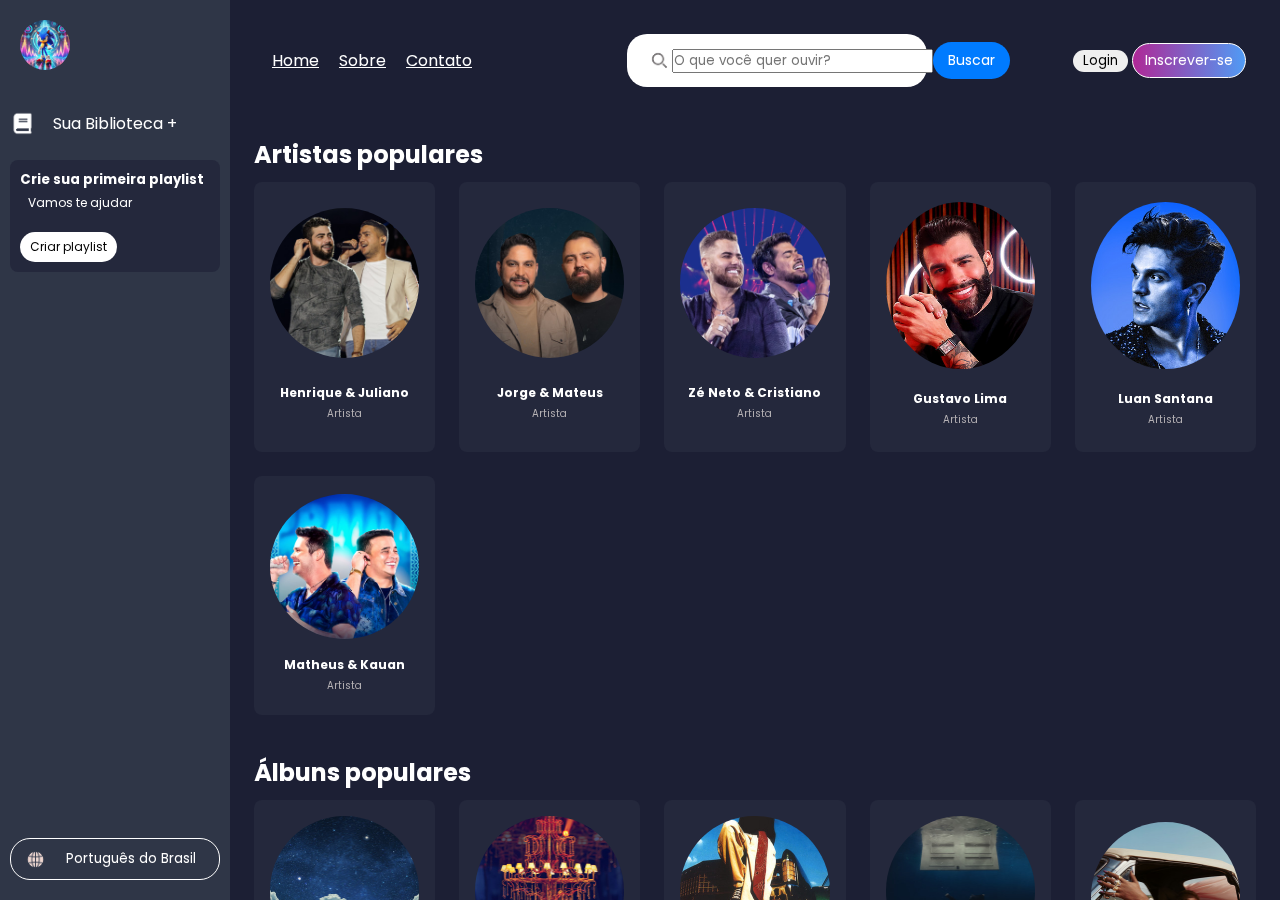
<file: index.html>
<!DOCTYPE html>
<html lang="pt-br">
<head>
    <meta charset="UTF-8">
    <meta name="viewport" content="width=device-width, initial-scale=1.0">
    <link rel="stylesheet" href="styles.css">
    <title>SonicWave - Music</title>
</head>
<body>
    <div class="container">
        <nav class="sidebar">
            <div class="logo">
                <img src="img/SonicWave.jpg.webp"></img>
            </div>
            <div class="library">
                <img src="img/Biblioteca.jpg">
                <p>Sua Biblioteca +</p>
            </div>
            <div class="playlist">
                <h5>Crie sua primeira playlist</h5>
                <p>Vamos te ajudar</p>
                <button>Criar playlist</button>
            </div>
            <button class="langButton">
                <img src="img/globo.jpg">
                <p>Português do Brasil</p>
            </button>
        </nav>
        <main>
            <!-- novo -->
            <header class="main-header">
                <nav class="menu">
                    <a href="index.html">Home</a>
                    <a href="about.html">Sobre</a>
                    <a href="contact.html">Contato</a>
                </nav>
                <nav class="search">
                    <img src="img/pesquisa.jpg">
                    <input id="search-input" placeholder="O que você quer ouvir?">
                    <button id="search-button">Buscar</button>
                </nav>
                <nav class="user-actions">
                    <button class="login-button" >Login</button>
                    <button class="signup-button">Inscrever-se</button>
                </nav> 
            </header> 
            <!-- novo -->   
            <section class="content">
                <h2>Artistas populares</h2>
                <div class="artists">
                    <!-- Inserir dados com JS-->
                </div>

                <h2>Álbuns populares</h2>
                <div class="albuns">
                    <!-- Inserir dados com JS-->
                </div>
            </section>
            <div class="footer">
                <nav>
                    <p>&copy; 2024 SonicWave. Todos os direitos reservados. <a href="#">Legal</a>
                        <a href="#">Politica de privacidade</a>
                        <a href="#">Cookies</a>
                        <a href="#">Anúncios</a>
                        <a href="#">Acessibilidade</a> </p>
                    
                </nav>
            </div>
        </main>
    </div>
    <!--<div class="banner">
        <div>
            <h2>Testar o Premium de graça</h2>
            <p>Inscreva-se para curtir músicas</p>
        </div>
        <button>Inscrever-se</button>
    </div>-->
</body>
<script src="./scripts.js"></script>
</html>
</file>
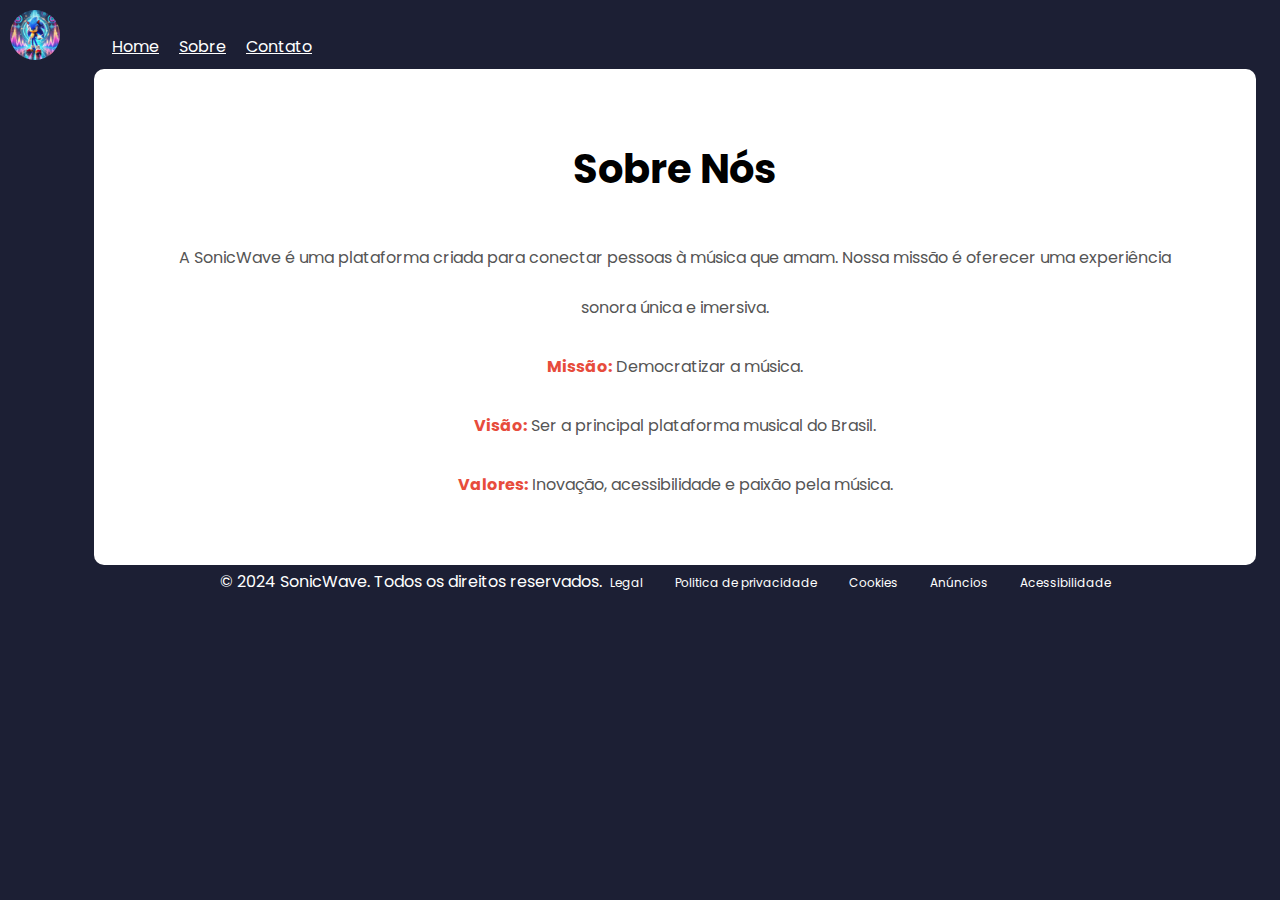
<file: About.html>
<!DOCTYPE html>
<html lang="pt-br">
<head>
    <meta charset="UTF-8">
    <meta name="viewport" content="width=device-width, initial-scale=1.0">
    <link rel="stylesheet" href="styles.css">
    <title>Sobre Nós - SonicWave</title>
</head>
<body>
    <div class="container">
        <div class="logo">
            <img src="img/SonicWave.jpg.webp"></img>
        </div>
        <main>
            <header class="main-header">
                <nav class="menu">
                    <a href="index.html">Home</a>
                    <a href="about.html">Sobre</a>
                    <a href="contact.html">Contato</a>
                </nav> 
            </header> 
            <section class="about">
                <h1>Sobre Nós</h1>
                <p>A SonicWave é uma plataforma criada para conectar pessoas à música que amam. Nossa missão é oferecer uma experiência sonora única e imersiva.</p>
                <p><strong>Missão:</strong> Democratizar a música.</p>
                <p><strong>Visão:</strong> Ser a principal plataforma musical do Brasil.</p>
                <p><strong>Valores:</strong> Inovação, acessibilidade e paixão pela música.</p>
            </section>
            <div class="footer">
                <nav>
                    <p>&copy; 2024 SonicWave. Todos os direitos reservados.<a href="#">Legal</a>
                        <a href="#">Politica de privacidade</a>
                        <a href="#">Cookies</a>
                        <a href="#">Anúncios</a>
                        <a href="#">Acessibilidade</a>
                    </p>
                </nav>
            </div>
        </main>
    </div>
</body>
<script src="./scripts.js"></script>
</html>
</file>
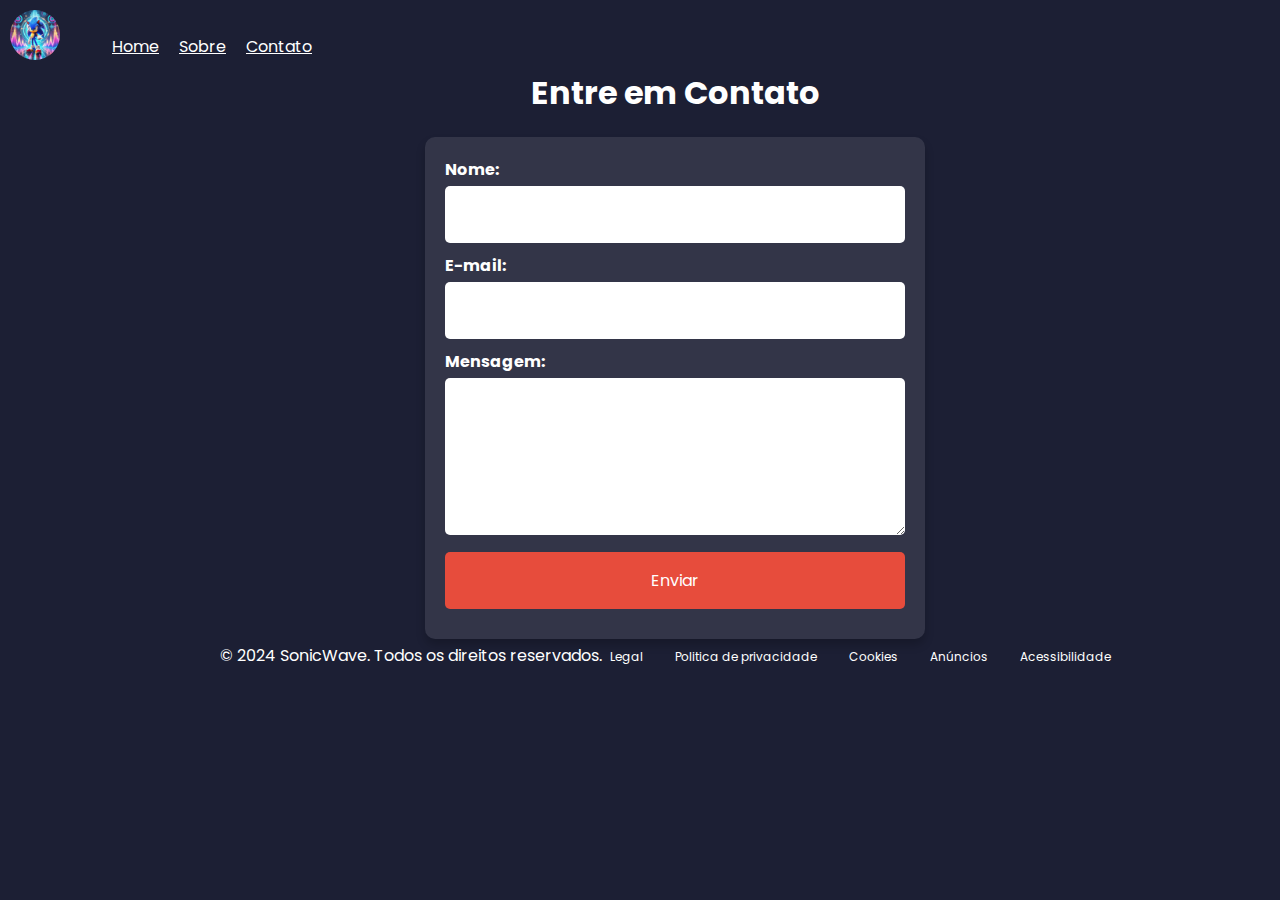
<file: contact.html>
<!DOCTYPE html>
<html lang="pt-br">
<head>
    <meta charset="UTF-8">
    <meta name="viewport" content="width=device-width, initial-scale=1.0">
    <link rel="stylesheet" href="styles.css">
    <title>Contato - SonicWave</title>
</head>
<body>
    <div class="container">
        <div class="logo">
            <img src="img/SonicWave.jpg.webp"></img>
        </div>
        <main>
            <header class="main-header">
                <nav class="menu">
                    <a href="index.html">Home</a>
                    <a href="about.html">Sobre</a>
                    <a href="contact.html">Contato</a>
                </nav> 
            </header> 
            <h1>Entre em Contato</h1>
            <form id="contact">
                <label for="name">Nome:</label>
                <input type="text" id="name" name="name" required>

                <label for="email">E-mail:</label>
                <input type="email" id="email" name="email" required>

                <label for="message">Mensagem:</label>
                <textarea id="message" name="message" rows="5" required></textarea>

                <button type="submit">Enviar</button>
            </form>
            <div class="footer">
                <nav>
                    <p>&copy; 2024 SonicWave. Todos os direitos reservados.<a href="#">Legal</a>
                        <a href="#">Politica de privacidade</a>
                        <a href="#">Cookies</a>
                        <a href="#">Anúncios</a>
                        <a href="#">Acessibilidade</a>
                    </p>
                </nav>
            </div>
        </main>
        <footer></footer>
    </div>
    <script src="./scripts.js"></script>
</body>
</html>
</file>
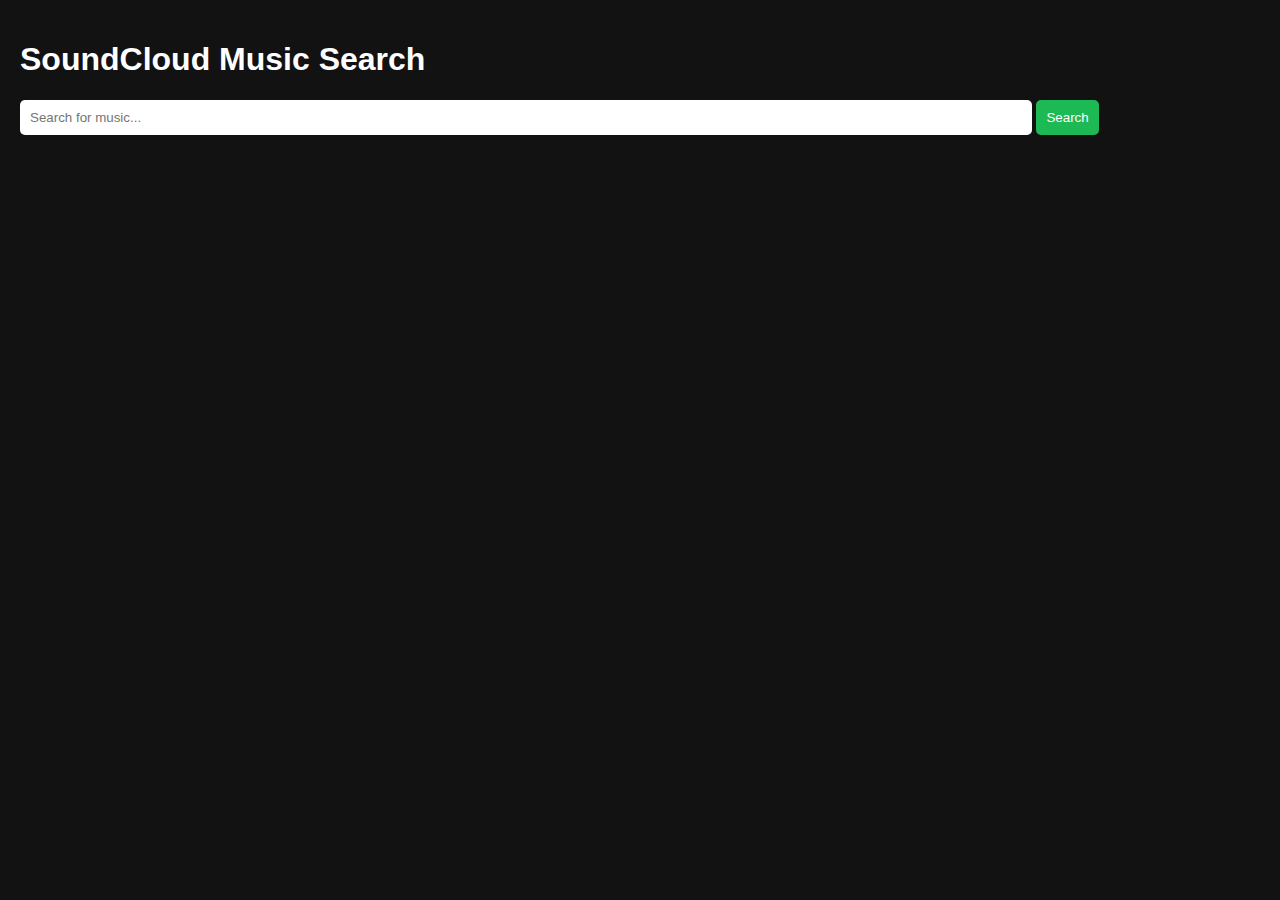
<file: interface.html>
<!DOCTYPE html>
<html lang="en">
<head>
    <meta charset="UTF-8">
    <meta name="viewport" content="width=device-width, initial-scale=1.0">
    <title>SoundCloud Music Search</title>
    <style>
        body {
            font-family: Arial, sans-serif;
            background-color: #121212;
            color: white;
            margin: 0;
            padding: 0;
        }
        .container {
            padding: 20px;
        }
        .search-bar {
            margin-bottom: 20px;
        }
        .search-bar input {
            width: 80%;
            padding: 10px;
            border: none;
            border-radius: 5px;
        }
        .search-bar button {
            padding: 10px;
            border: none;
            border-radius: 5px;
            background-color: #1DB954;
            color: white;
            cursor: pointer;
        }
        .results {
            display: flex;
            flex-wrap: wrap;
        }
        .track {
            background-color: #282828;
            margin: 10px;
            padding: 10px;
            border-radius: 5px;
            width: calc(33% - 20px);
        }
        .track img {
            width: 100%;
            border-radius: 5px;
        }
    </style>
</head>
<body>
    <div class="container">
        <h1>SoundCloud Music Search</h1>
        <div class="search-bar">
            <input type="text" id="searchInput" placeholder="Search for music...">
            <button onclick="searchMusic()">Search</button>
        </div>
        <div class="results" id="results"></div>
    </div>

    <script>
        const clientId = 'xtb6CHOQnUcsH4aEddnf6SILQCBnQeAg';

        function searchMusic() {
            const query = document.getElementById('searchInput').value;
            fetch(`https://api.soundcloud.com/tracks?client_id=${clientId}&q=${query}`)
                .then(response => {
                    if (!response.ok) {
                        throw new Error('Network response was not ok ' + response.statusText);
                    }
                    return response.json();
                })
                .then(data => {
                    const resultsDiv = document.getElementById('results');
                    resultsDiv.innerHTML = '';
                    data.forEach(track => {
                        const trackDiv = document.createElement('div');
                        trackDiv.className = 'track';
                        trackDiv.innerHTML = `
                            <img src="${track.artwork_url || 'default.jpg'}" alt="${track.title}">
                            <h3>${track.title}</h3>
                            <p>${track.user.username}</p>
                            <audio controls>
                                <source src="${track.stream_url}?client_id=${clientId}" type="audio/mpeg">
                                Your browser does not support the audio element.
                            </audio>
                        `;
                        resultsDiv.appendChild(trackDiv);
                    });
                })
                .catch(error => {
                    console.error('Error:', error);
                    alert('An error occurred: ' + error.message);
                });
        }
    </script>
</body>
</html>
</file>
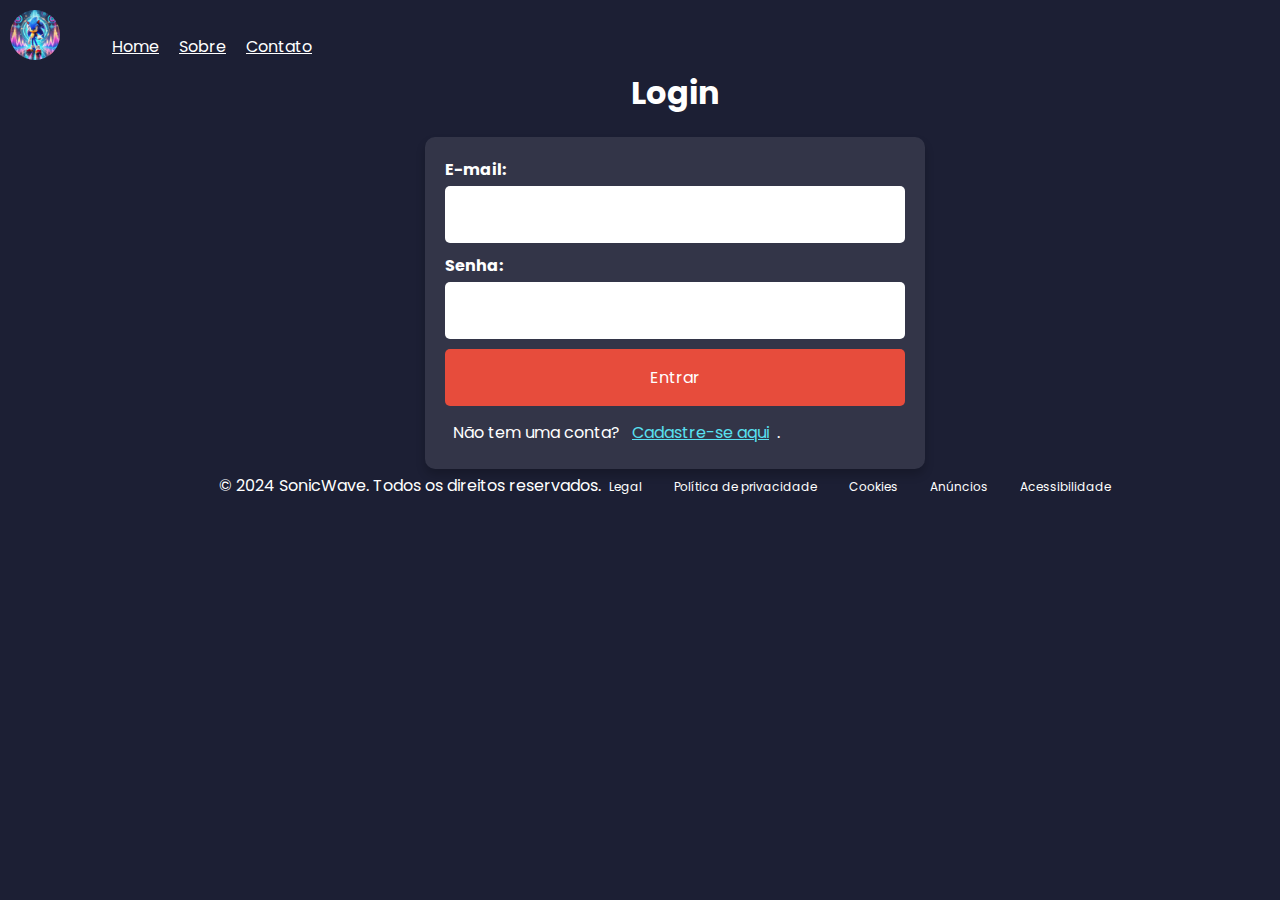
<file: login.html>
<!DOCTYPE html>
<html lang="pt-br">
<head>
    <meta charset="UTF-8">
    <meta name="viewport" content="width=device-width, initial-scale=1.0">
    <link rel="stylesheet" href="styles.css">
    <title>Login - SonicWave</title>
</head>
<body>
    <div class="container">
        <div class="logo">
            <img src="img/SonicWave.jpg.webp" alt="SonicWave Logo">
        </div>
        <main>
            <header class="main-header">
                <nav class="menu">
                    <a href="index.html">Home</a>
                    <a href="about.html">Sobre</a>
                    <a href="contact.html">Contato</a>
                </nav>
            </header>
            <h1>Login</h1>
            <form id="loginForm">
                <label for="email">E-mail:</label>
                <input type="email" id="email" name="email" required>

                <label for="password">Senha:</label>
                <input type="password" id="password" name="password" required>

                <button type="submit">Entrar</button>
                <p>Não tem uma conta? <a href="signup.html">Cadastre-se aqui</a>.</p>
            </form>
            <div class="footer">
                <nav>
                    <p>&copy; 2024 SonicWave. Todos os direitos reservados.<a href="#">Legal</a>
                        <a href="#">Política de privacidade</a>
                        <a href="#">Cookies</a>
                        <a href="#">Anúncios</a>
                        <a href="#">Acessibilidade</a>
                    </p>
                </nav>
            </div>
        </main>
    </div>
</body>
<script src="./scripts.js"></script>
</html>
</file>
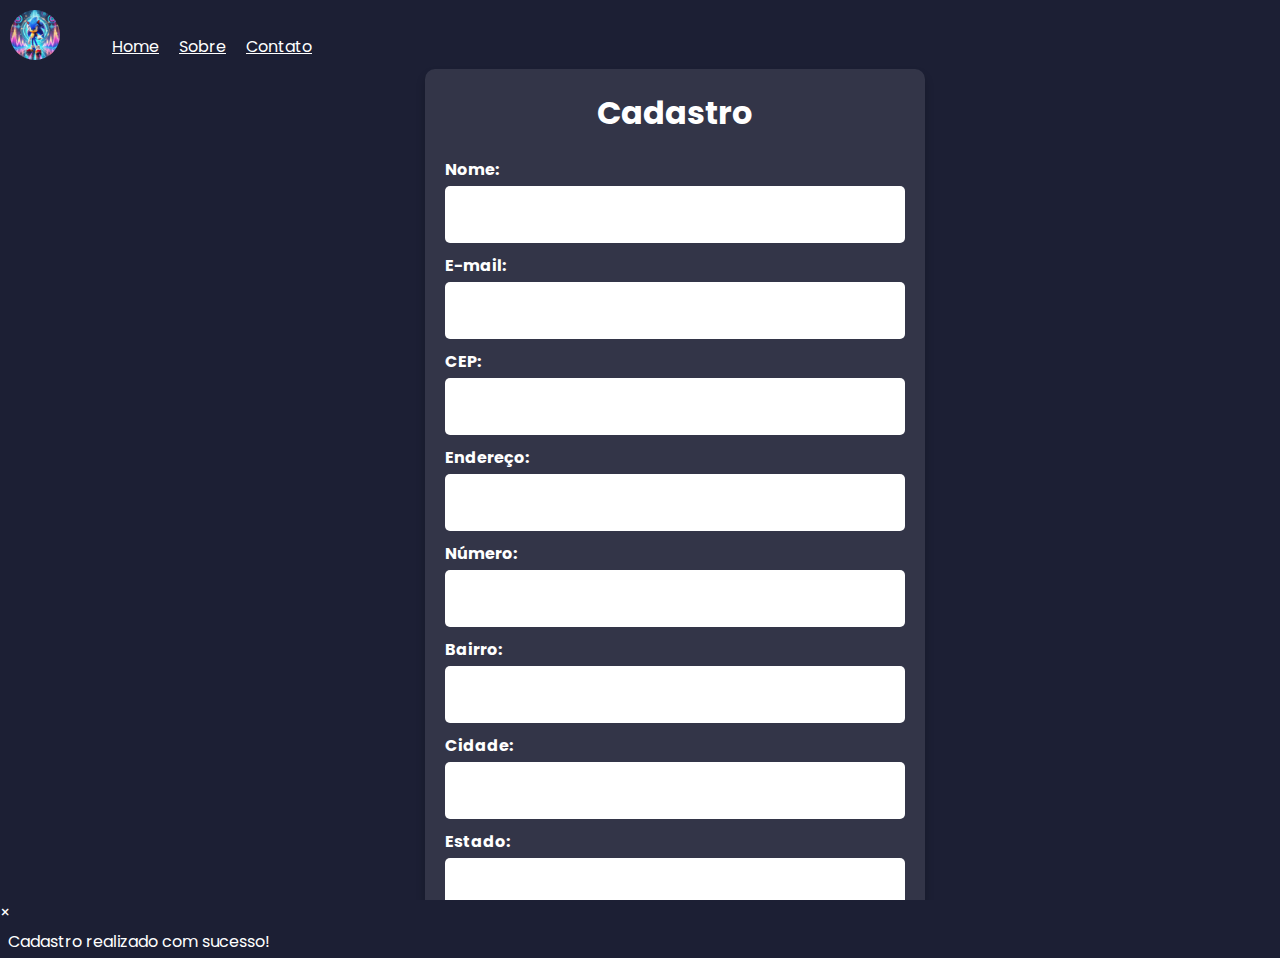
<file: signup.html>
<!DOCTYPE html>
<html lang="pt-br">
<head>
    <meta charset="UTF-8">
    <meta name="viewport" content="width=device-width, initial-scale=1.0">
    <link rel="stylesheet" href="styles.css">
    <title>Cadastro - SonicWave</title>
</head>
<body>
    <div class="container">
        <div class="logo">
            <img src="img/SonicWave.jpg.webp" alt="SonicWave Logo">
        </div>
        <main>
            <header class="main-header">
                 <nav class="menu">
                    <a href="index.html">Home</a>
                    <a href="about.html">Sobre</a>
                     <a href="contact.html">Contato</a>
                </nav> 
            </header> 
            <form id="signup">
                <h1>Cadastro</h1>
                <label for="name">Nome:</label>
                <input type="text" id="name" name="name" required>

                <label for="email">E-mail:</label>
                <input type="email" id="email" name="email" required>

                <label for="cep">CEP:</label>
                <input type="text" id="cep" name="cep" maxlength="8" required>

                <div id="error-message" style="color: red;"></div>

                <label for="address">Endereço:</label>
                <input type="text" id="address" name="address" readonly>

                <label for="number">Número:</label>
                <input type="text" id="number" name="number" required>

                <label for="neighborhood">Bairro:</label>
                <input type="text" id="neighborhood" name="neighborhood" readonly>

                <label for="city">Cidade:</label>
                <input type="text" id="city" name="city" readonly>

                <label for="state">Estado:</label>
                <input type="text" id="state" name="state" readonly>

                <label for="password">Senha:</label>
                <input type="password" id="password" name="password" required>

                <button type="submit" name="submit">Cadastrar</button>

            </form>
        </main>
          
    </div>

    <div id="successModal" class="modal">
        <div class="modal-content">
            <span class="close-button" id="closeModal">&times;</span>
            <p>Cadastro realizado com sucesso!</p>
        </div>
    </div>

    <script>
        const cepInput = document.querySelector('#cep');
        const addressInput = document.querySelector('#address');
        const neighborhoodInput = document.querySelector('#neighborhood');
        const cityInput = document.querySelector('#city');
        const stateInput = document.querySelector('#state');
        const errorMessage = document.querySelector('#error-message');
        const signupForm = document.querySelector('#signup');

        // Permitir apenas números no campo CEP
        cepInput.addEventListener('keypress', (e) => {
            const onlyNumbers = /[0-9]/;
            const key = String.fromCharCode(e.keyCode);

            if (!onlyNumbers.test(key)) {
                e.preventDefault();
            }
        });

        // Evento para buscar o endereço ao digitar 8 dígitos no CEP
        cepInput.addEventListener('keyup', (e) => {
            const inputValue = e.target.value.replace(/\D/g, ''); // Remover caracteres não numéricos

            if (inputValue.length === 8) {
                getAddress(inputValue);
            }
        });

        // Função para buscar endereço na API ViaCEP
        const getAddress = async (cep) => {
            try {
                const apiUrl = `https://viacep.com.br/ws/${cep}/json/`;
                const response = await fetch(apiUrl);
                const data = await response.json();

                if (data.erro) {
                    showErrorMessage('CEP inválido, tente novamente.');
                    clearAddressFields();
                    return;
                }

                // Preencher os campos com os dados retornados
                addressInput.value = data.logradouro || '';
                neighborhoodInput.value = data.bairro || '';
                cityInput.value = data.localidade || '';
                stateInput.value = data.uf || '';
                errorMessage.textContent = ''; // Limpar mensagens de erro anteriores
            } catch (error) {
                showErrorMessage('Erro ao buscar informações do CEP.');
                clearAddressFields();
            }
        };

        // Função para mostrar mensagem de erro
        const showErrorMessage = (msg) => {
            errorMessage.textContent = msg;
        };

        // Função para limpar os campos de endereço
        const clearAddressFields = () => {
            addressInput.value = '';
            neighborhoodInput.value = '';
            cityInput.value = '';
            stateInput.value = '';
        };

        // Evento de envio do formulário de cadastro
        signupForm.addEventListener('submit', (e) => {
        if (cepInput.value.length !== 8) {
        e.preventDefault();
        showErrorMessage('CEP inválido, preencha corretamente.');
    } else {
        // Permitir o envio do formulário
        errorMessage.textContent = '';
    }
});

    </script>
</body>
</html>
</file>
<file: styles.css>
/*<!-- home -->*/
@import url('https://fonts.googleapis.com/css2?family=Poppins:ital,wght@0,100;0,200;0,300;0,400;0,500;0,600;0,700;0,800;0,900;1,100;1,200;1,300;1,400;1,500;1,600;1,700;1,800;1,900&family=Roboto:ital,wght@0,100;0,300;0,400;0,500;0,700;0,900;1,100;1,300;1,400;1,500;1,700;1,900&display=swap');
*{
    margin: 0;
    padding: 0;
    box-sizing: border-box;
    font-family: "Poppins", sans-serif;
}

body{
    background-color:#1c1f34;
    color: #fff;
}

.container{
    display: flex;
    height: 100vh;
}

.sidebar{
    width: 230px;
    background-color: #2F3647;
    padding: 10px;
    padding-bottom: 20px;
    display: flex;
    flex-direction: column;
    gap: 20px;
}

.logo img{
    width: 50px;
    height: auto;
    border-radius: 70%; 
    margin: 10px 10px; 
}

.library{
    display: flex;
    align-items: center;
    gap: 10px;
}

.library img{
    width: 25px;
    height: auto;  
    cursor: pointer;
    filter: invert(1);
    mix-blend-mode: screen;
    
}

.library p{
    color: #fff;
    font-size: 24;
    cursor: pointer; 
}

.playlist{
    background-color: #24283C ;
    padding: 10px;
    border-radius: 8px;
    color: #fff;
}

.playlist p{
    font-size: 12px;
}

.playlist button{
    background-color: #fff;
    color: #000;
    border: none;
    padding: 6px 10px;
    margin-top: 16px;
    cursor: pointer;
    font-size: 12px;
    border-radius: 20px;
}

.footer{
    position: sticky;
    margin-top: auto;
    text-align: center; 
    
}

.footer a{
    color: #fff;
    text-decoration: none;
    font-size: 12px;
    margin-right: 12px;
    margin-bottom: 8px;
    padding: 4px 8px;
}

.langButton{
    display: flex;
    background-color: transparent;
    border: 1px solid #fff;
    color: #000;
    align-items: center;
    padding: 6px 12px;
    margin-top: auto;
    cursor: pointer;
    border-radius: 20px;
    gap: 10px;
}

.langButton img{
    width: 25px;
    height: auto;  
    filter: invert(1);
    mix-blend-mode: screen;
    cursor: pointer;
    
}
.langButton p{
    color: #fff;
    font-size: 24;
    cursor: pointer; 
}


main{
    padding: 24px;
    flex-grow: 1;
    overflow-y: auto;
}

/*<!-- novo -->*/
.main-header {
    display: flex;
    justify-content: space-between;
    align-items: center;
    background-color: transparent;
    padding: 10px 10px;
    color: #fff;
}

.login-button{
    border-radius: 20px;
    color: #000;
    border: none;
    padding: 1px 10px;
    font-weight: 400;
    cursor: pointer;
}

.signup-button {
    background-color: transparent;
    border: 1px solid #fff;
    border-radius: 20px;
    padding: 6px 12px;
    color: #fff;
    font-size: 14px;
    cursor: pointer;
    transition: background-color 0.3s, color 0.3s;
    background: linear-gradient(90deg, #af2896, #509bf5);
}

.menu a{
    color: #fff;
    font-size: 24;
    cursor: pointer; 
    padding: 4px 8px;
}
/*<!-- novo -->*/

.search{
    display: flex;
    align-items: center;
    background-color: #fff;
    padding: 8px 20px;
    border-radius: 20px;
    width: 300px;
    
}
.search img {
    width: 25px;
    height: auto;  
    mix-blend-mode: multiply;
    cursor: pointer;
    opacity: 0.6;
}

.search-input{
    background-color: #fff;
    border: transparent;
    border-radius: 50px;
    padding: 8px 15px;
    font-size: 14px;
    color: #fff;
    width: 100%;
    outline: none;

}

#search-button {
    background-color: #007BFF; /* Cor do botão (azul) */
    color: white; /* Cor do texto do botão */
    border: none; /* Remover borda */
    border-radius: 20px; /* Bordas arredondadas */
    padding: 8px 15px; /* Espaçamento interno */
    font-size: 14px; /* Tamanho da fonte */
    cursor: pointer; /* Cursor em forma de mãozinha */
    transition: background-color 0.3s ease; /* Transição suave no fundo */
}

/* Efeito de hover no botão */
#search-button:hover {
    background-color: #0056b3; /* Fundo mais escuro no hover */
}

/* Efeito de foco no botão */
#search-button:focus {
    outline: none; /* Remove o contorno do botão */
    box-shadow: 0 0 5px rgba(0, 123, 255, 0.6); /* Sombra sutil ao focar */
}



.artists, .albuns{
    display: grid;
    grid-template-columns: repeat(auto-fill, minmax(180px, 1fr));
    gap: 24px;
    margin-bottom: 40px;
}

.artistCard, .albumCard{
    background-color: #24283C;
    padding: 16px;
    border-radius: 8px;
    text-align: center;
    cursor: pointer;
    transition: background-color 0.3s;
    display: flex;
    flex-direction: column;
    justify-content: space-evenly;

}
.artistCard:hover, .albumCard:hover{
    background-color: #2B3143;
   
}

.artistCard img, .albumCard img {
    width: 100%;
    max-height: 70%;
    border-radius: 50%;
    margin-bottom: 16px;


}

.artistCard h3, .albumCard h3 {
    font-size: 12px;

}

.artistCard p, .albumCard p {
    font-size: 10px;
    color: #b7b3b6;

}

.content{
    margin-top: 40px;

}

.content h2{
    margin-bottom: 10px;
    
}

/*.banner{
    position: fixed;
    bottom: 0;
    right: 0;
    left: 0;
    background: linear-gradient(90deg, #af2896, #509bf5);
    display: flex;
    justify-content: space-between;
    align-items: center;
    padding: 8px 14px;

}

.banner h2{
font-size: 14px;
}

.banner p{
    font-size: 10px;
}

.banner button{
    border-radius: 20px;
    color: #fff;
    border: 1px solid #fff;
    border: none;
    padding: 12px 20px;
    font-weight: 600;
    cursor: pointer;
    
}*/





/*<!-- about -->*/
.about {
    background: rgba(255, 255, 255, 1.9);
    border-radius: 10px;
    padding: 50px;
    text-align: center;
}

.about h1 {
    font-size: 40px;
    color: #000;
    margin-bottom: 10px;
    line-height: 100px;
    vertical-align: top;    
}

.about p {
    margin: 1px 0;
    font-size: 16px;
    color: #555;
    line-height: 50px;
}

.about strong {
    color: #e74c3c;
}


/*<!-- contact, cadastro e login -->*/
h1 {
    text-align: center;
    margin-bottom: 20px;
}

form {
    background: rgba(255, 255, 255, 0.1);
    padding: 20px;
    border-radius: 10px;
    max-width: 500px;
    margin: 0 auto;
    box-shadow: 0 6px 10px rgba(0, 0, 0, 0.2);
}

form label {
    display: block;
    margin-bottom: 4px;
    font-weight: bold;
}

form input, form textarea, form button {
    width: 100%;
    padding: 16px;
    margin-bottom: 10px;
    border: none;
    border-radius: 5px;
    font-size: 16px;
}

form input, form textarea {
    background: #fff;
    color: #333;
}

form button {
    background-color: #e74c3c;
    color: #fff;
    cursor: pointer;
    transition: background-color 0.3s;
}

form button:hover {
    background-color: #c0392b;
}
p{
    color: #fff;
    font-size: 24;
    cursor: pointer; 
    padding: 4px 8px;
}
a {
    color: #59e0f0;
    font-size: 24;
    cursor: pointer; 
    padding: 4px 8px;
}
</file>
